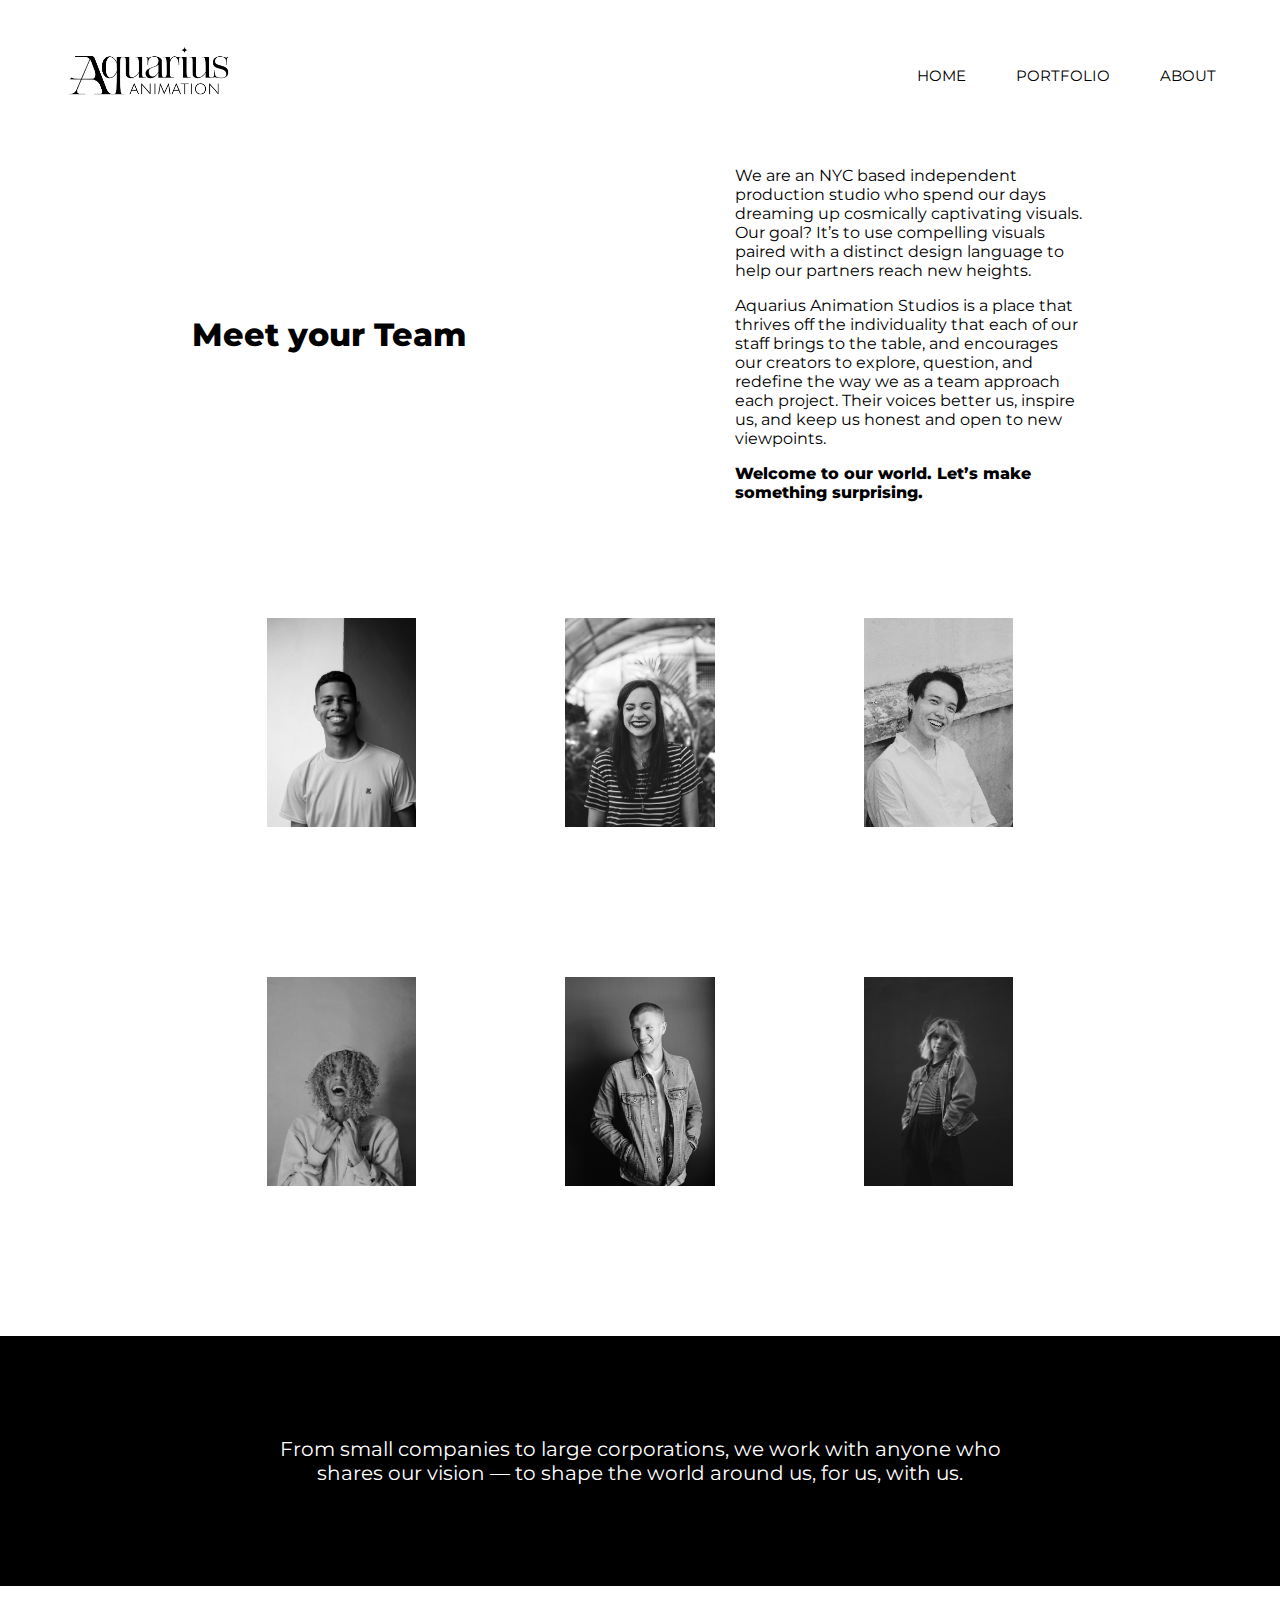
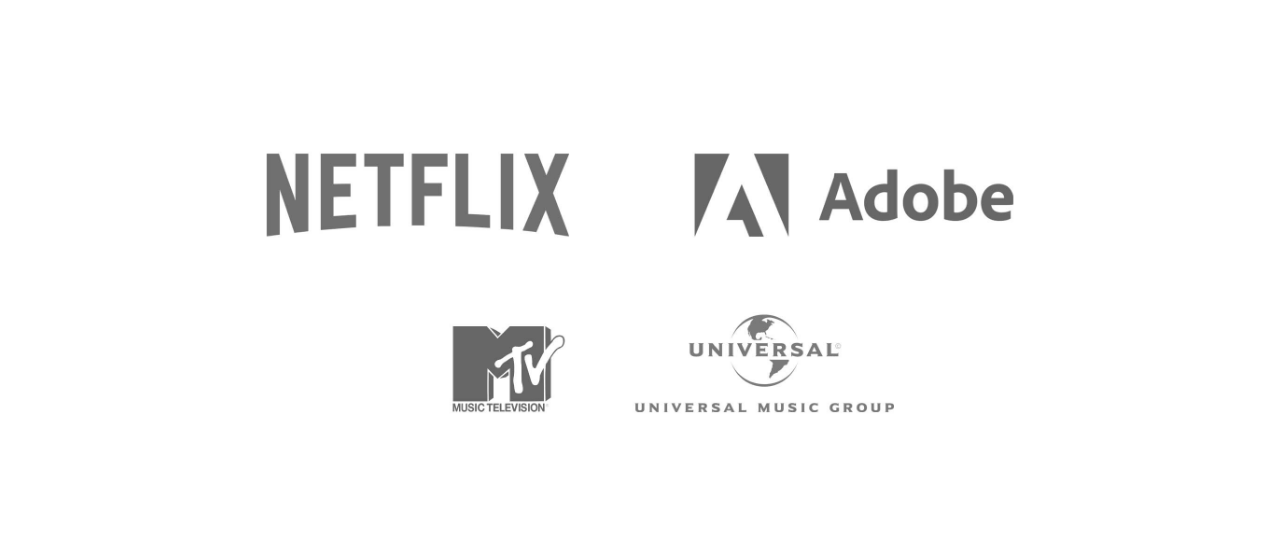
<file: about.html>
<!DOCTYPE html>
<html lang="en" dir="ltr">
  <head>
    <meta charset="utf-8">
    <title></title>
    <link rel="stylesheet" href="style.css">
  </head>
  <body>

    <div class="galleryContainer">

      <div class="menuBar">
        <div class="cornerLogo">
          <img id="corner" src="aquariusBlack.png">
        </div>
        <a href="index.html"><h2>HOME</h2></a>
        <a href="gallery.html"><h2>PORTFOLIO</h2></a>
        <a href="about.html"><h2>ABOUT</h2></a>
      </div>

      <div class="twoColumn">
        <div class="leftCol">
          <h1>Meet your Team</h1>
        </div>

        <div class="rightCol" id="aboutPage">
          <p>We are an NYC based independent production studio who spend our days dreaming up cosmically captivating visuals. Our goal? It’s to use compelling visuals paired with a distinct design language to help our partners reach new heights.</p>
          <p>Aquarius Animation Studios is a place that thrives off the individuality that each of our staff brings to the table, and encourages our creators to explore, question, and redefine the way we as a team approach each project. Their voices better us, inspire us, and keep us honest and open to new viewpoints.</p>
          <p id="endLine">Welcome to our world. Let’s make something surprising.</p>
        </div>
      </div>

      <div class="threeColContainer">

        <div class="motionItem">
          <img class="motionImg" src="emp5.jpg">
        </div>

        <div class="motionItem">
          <img class="motionImg" src="emp2.jpg">
        </div>

        <div class="motionItem">
          <img class="motionImg" src="emp3.jpg">
        </div>

      </div>


      <div class="threeColContainer">

        <div class="motionItem">
          <img class="motionImg" src="emp7.jpg">
        </div>

        <div class="motionItem">
          <img class="motionImg" src="emp1.jpg">
        </div>

        <div class="motionItem">
          <img class="motionImg" src="emp6.jpg">
        </div>

      </div>

      <div class="shortBio">
        <p>From small companies to large corporations, we work with anyone who shares our vision — to shape the world around us, for us, with us.</p>
      </div>

      <div class="brandsContainer">
        <img class="brands" src="brands.jpg">
      </div>






    </div>


  </body>
</html>
</file>
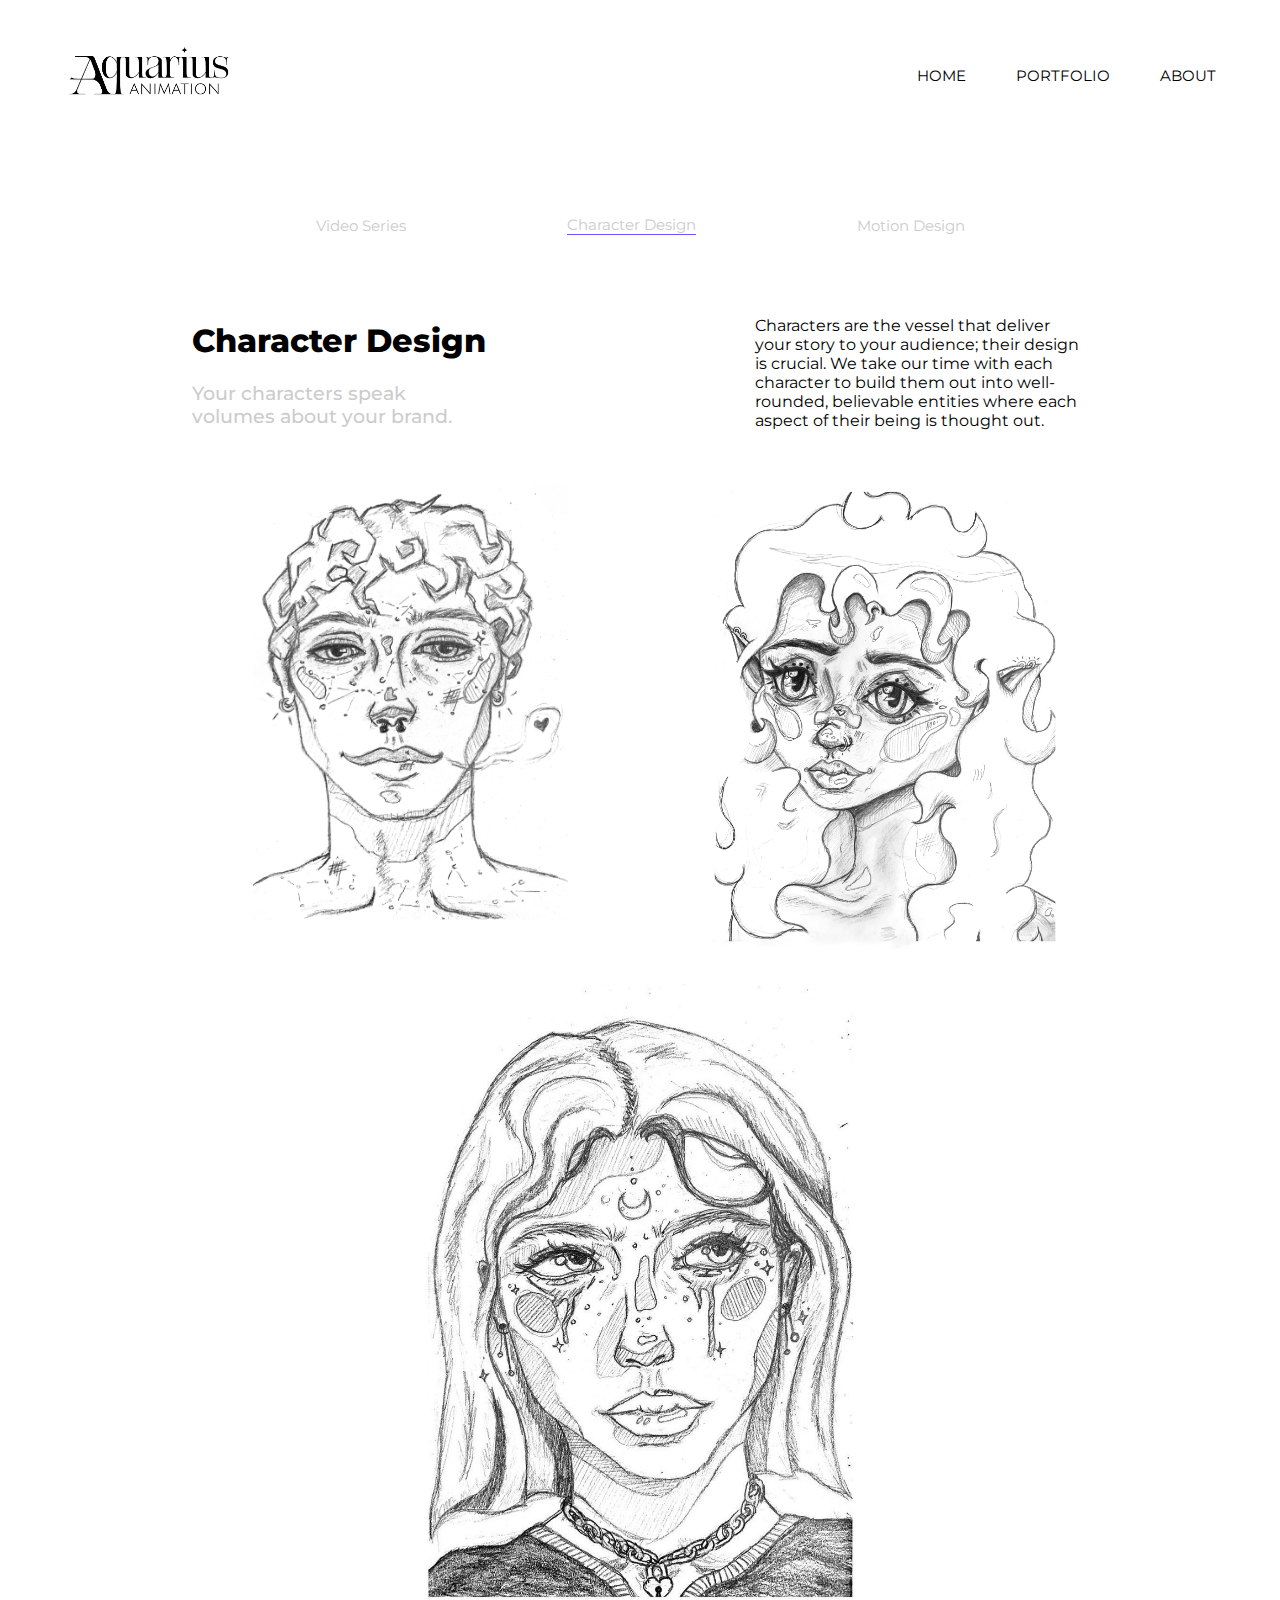
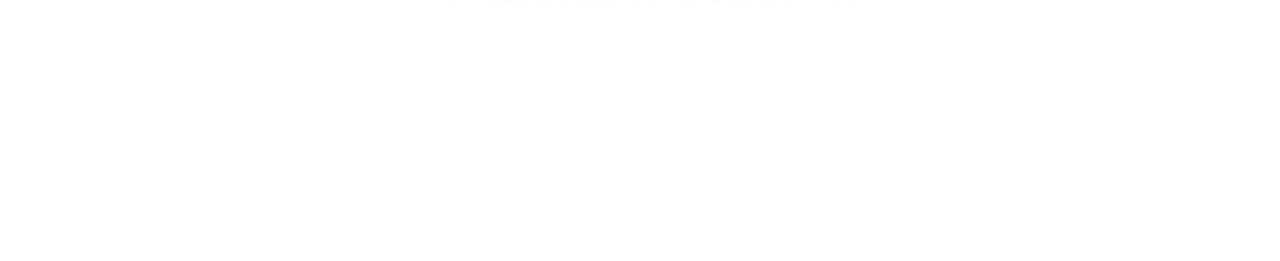
<file: characterDesign.html>
<!DOCTYPE html>
<html lang="en" dir="ltr">
  <head>
    <meta charset="utf-8">
    <title></title>
    <link rel="stylesheet" href="style.css">
  </head>
  <body>

    <div class="galleryContainer">

      <div class="menuBar">
        <div class="cornerLogo">
          <img id="corner" src="aquariusBlack.png">
        </div>
        <a href="index.html"><h2>HOME</h2></a>
        <a href="gallery.html"><h2>PORTFOLIO</h2></a>
        <a href="about.html"><h2>ABOUT</h2></a>
      </div>


      <div class="submenu">
        <a href="gallery.html"><h2>Video Series</h2></a>
        <a href="characterDesign.html"><h2 class="activePage">Character Design</h2></a>
        <a href="motionDesign.html"><h2>Motion Design</h2></a>
      </div>

      <div class="twoColumn">
        <div class="leftCol">
          <h1>Character Design</h1>
          <h3>Your characters speak volumes about your brand.</h3>
        </div>

        <div class="rightCol">
          <p>Characters are the vessel that deliver your story to your audience; their design is crucial. We take our time with each character to build them out into well-rounded, believable entities where each aspect of their being is thought out.</p>
        </div>
      </div>

      <div class="projectContainer">
          <div class= proj2>
            <img class="char1" src="char1.jpg">
          </div>

          <div class= proj3>
            <img class="char2" src="char2.jpg">
          </div>
      </div>

      <div class="proj1">
        <img class="char3" src="char3.jpeg">
      </div>





    </div>


  </body>
</html>
</file>
<file: style.css>
@import url('https://fonts.googleapis.com/css2?family=Montserrat:wght@400;500;800&display=swap');
/* setting the box sizing attribute for the pages */
* {
  box-sizing: border-box;
}

body, html {
  margin: 0px;
  padding: 0px;
  width: 100%;
  height: 100%;
}

a, a:visited{
  text-decoration: none;
  color: #fff;
}

/* div {
  resize: both;
  overflow: auto;
} */

/* changing color when the link is hovered over */
a:hover {
  color: #7252ff;
}

.backgroundImage{
  position: fixed;
}

.mainContainer {
  background-color: #000;
  /* position: relative; */
  display: flex;
  flex-direction: column;
}

.blackContainer {
  background-color: #000;
  display: flex;
  flex-direction: column;
}

.menuBar{
  background-color: #000;
  width: 100%;
  font-family: 'Montserrat', sans-serif;
  font-weight: 400;
  font-size: 10px;
  color: #fff;
  height: 150px;
  display: flex;
  justify-content: end;
  align-items: center;
  gap: 50px;
  padding-right: 5%;
}

.hero {
  background-color: #000;
  height: 750px;
  padding-top: 50px;
}

.landingImage{
  background-color: #000;
  display: flex;
  justify-content: end;
  padding-right: 15%;
  position: relative;
}

#sail {
  width: auto;
  height: 600px;
  /* padding-top: 50px; */
}

.aquariusLogo {
  display: flex;
  justify-content: start;
  position: absolute;
  top: 250px;
  left: 0px;
}

.cornerLogo {
  /* background-color: #ff00ff; */
  height: 100%;
  width: 100%;
  margin-left: 50px;
  display: flex;
  align-items: center;
}

#corner {
  height: 50%;
}

#logo {
  width: 65%;
  height:auto;
}

.shortBio {
  background-color: #000;
  font-family: Montserrat;
  font-weight: 400;
  font-size: 20px;
  text-align: center;
  color: #fff;
  height: 250px;
  display: flex;
  justify-content: space-around;
  align-items: center;
  padding-left: 250px;
  padding-right: 250px;
}

.mainContainer .shortBio {
  padding-bottom: 100px;
}

.submenu {
  background-color: #fff;
  height: 150px;
  font-family: Montserrat;
  font-weight: 400;
  font-size: 10px;
  color: #cccccc;
  display: flex;
  justify-content: space-around;
  align-items: center;
  gap: 30px;
  padding-left: 250px;
  padding-right: 250px;
}

.mainContainer > .menuBar  a  h2, .blackContainer > .menuBar  a  h2 {
  color: #fff;
  font-weight: 400;
}

.mainContainer > .submenu  a:hover  h2, .blackContainer > .submenu  a:hover  h2 {
  color: #7252ff;
}

.mainContainer > .menuBar  a:hover h2, .blackContainer > .menuBar  a:hover h2 {
  color: #7252ff;
}

.mainContainer > .submenu a h2 {
  color: #cccccc;
  font-weight: 400;
}

.blackContainer > .submenu a h2 {
  color: #fff;
  font-weight: 400;
}

.blackContainer .submenu {
  background-color: #000;
}

.galleryContainer  .menuBar {
  background-color: #fff;
}

.galleryContainer > .menuBar  a  h2 {
  color: #000;
  font-weight: 400;
}

.galleryContainer > .menuBar  a:hover  h2 {
  color: #7252ff;
}

.galleryContainer > .submenu h2 {
  color: #cccccc;
  font-weight: 400;
}

.galleryContainer > .submenu  a:hover  h2 {
  color: #7252ff;
}

.mainContainer .activePage, .blackContainer .activePage, .galleryContainer .activePage {
  border-bottom: 1px solid #7252ff;
}

.projectContainer {
  /* background-color: #ddd; */
  display: flex;
  flex-direction: row;
  justify-content: center;
}

.proj1 {
  /* background-color: #ddd; */
  position: relative;
  display: flex;
  margin-left: 150px;
  margin-right: 150px;
}

.mainContainer .proj1 {
  margin-top: 100px;
}

.mainContainer, .blackContainer .projectContainer {
  padding-bottom: 200px;
}

.blackContainer .proj1 {
  margin-top: 100px;
}

.galleryContainer .proj1 {
  padding-bottom: 200px;
}

.videoSeries1 {
  display: block;
  position: relative;
  width: 100%;
}

.overlay {
  position: absolute;
  top: 0;
  bottom: 0;
  left: 0;
  right: 0;
  height: 100%;
  width: 100%;
  opacity: 0;
  transition: .5s ease;
  background-color: #fff;
}

.overlayText {
  color: #000;
  font-family: Montserrat;
  font-weight: 800;
  font-size: 50px;
  position: absolute;
  top: 40%;
  left: 50%;
  -webkit-transform: translate(-50%, -50%);
  -ms-transform: translate(-50%, -50%);
  transform: translate(-50%, -50%);
  text-align: center;
}

.proj1:hover .overlay {
  opacity: 70%;
}

.proj2 {
  /* background-color: #ff00ff; */
  position: relative;
  margin-left: 150px;
  width: 100%;
}

.series2 {
  display: block;
  position: relative;
  width: 100%;
}

.proj2:hover .overlay {
  opacity: 70%;
}

.proj3 {
  /* background-color: #ff00ff; */
  position: relative;
  margin-right: 150px;
  width: 100.125%;
}

.series3 {
  display: block;
  position: relative;
  width: 100%;
}

.proj3:hover .overlay {
  opacity: 70%;
}

.twoColumn {
  /* background-color: #ff00ff; */
  height: auto;
  font-family: Montserrat;
  display: flex;
  gap: 30%;
  padding-left: 15%;
  padding-right: 15%;
  align-items: center;
}

.leftCol > h1{
  white-space: nowrap;
}

.galleryContainer .twoColumn h1 {
  font-weight: 800;
  color: #000;
}

.galleryContainer .twoColumn h3 {
  font-weight: 500;
  color: #cccccc;
}

.galleryContainer .twoColumn p {
  font-weight: 400;
  color: #000;
}

.blackContainer .twoColumn h1 {
  font-weight: 800;
  color: #fff;
}

.blackContainer .twoColumn h3 {
  font-weight: 500;
  color: #a1a1a1;
}

.blackContainer .twoColumn p {
  font-weight: 400;
  color: #fff;
}

.char1 {
  display: block;
  position: relative;
  top: 0;
  left: 0;
  width: 105%;
}

.char2 {
  display: block;
  position: relative;
  width: 100%;
}

.char3 {
  display: block;
  position: relative;
  margin-left: auto;
  margin-right: auto;
  width: 70%;
}

.threeColContainer, .oneColContainer {
  /* background-color: #fff; */
  width: 100%;
  display: flex;
  justify-content: center;
  padding-left: 15%;
  padding-right: 15%;
}

.galleryContainer .threeColContainer {
  margin-bottom: 150px;
}

.threeColContainer {
  margin-top: 100px;
}

.oneColContainer {
  padding-bottom: 200px;
}

.galleryContainer .motionItem {
  display: flex;
  justify-content: center;
}

.galleryContainer .motionImg {
  width: 50%;
}

.motionItem {
  flex-basis: 100%;
}

.motionImg {
  width: 100%;
}

.brandsContainer {
  width: 100%;
  display: flex;
  justify-content: center;
  margin-top: 50px;
}

.brands {
  width: 70%;
}


#endLine {
  font-weight: 800;
}
</file>
